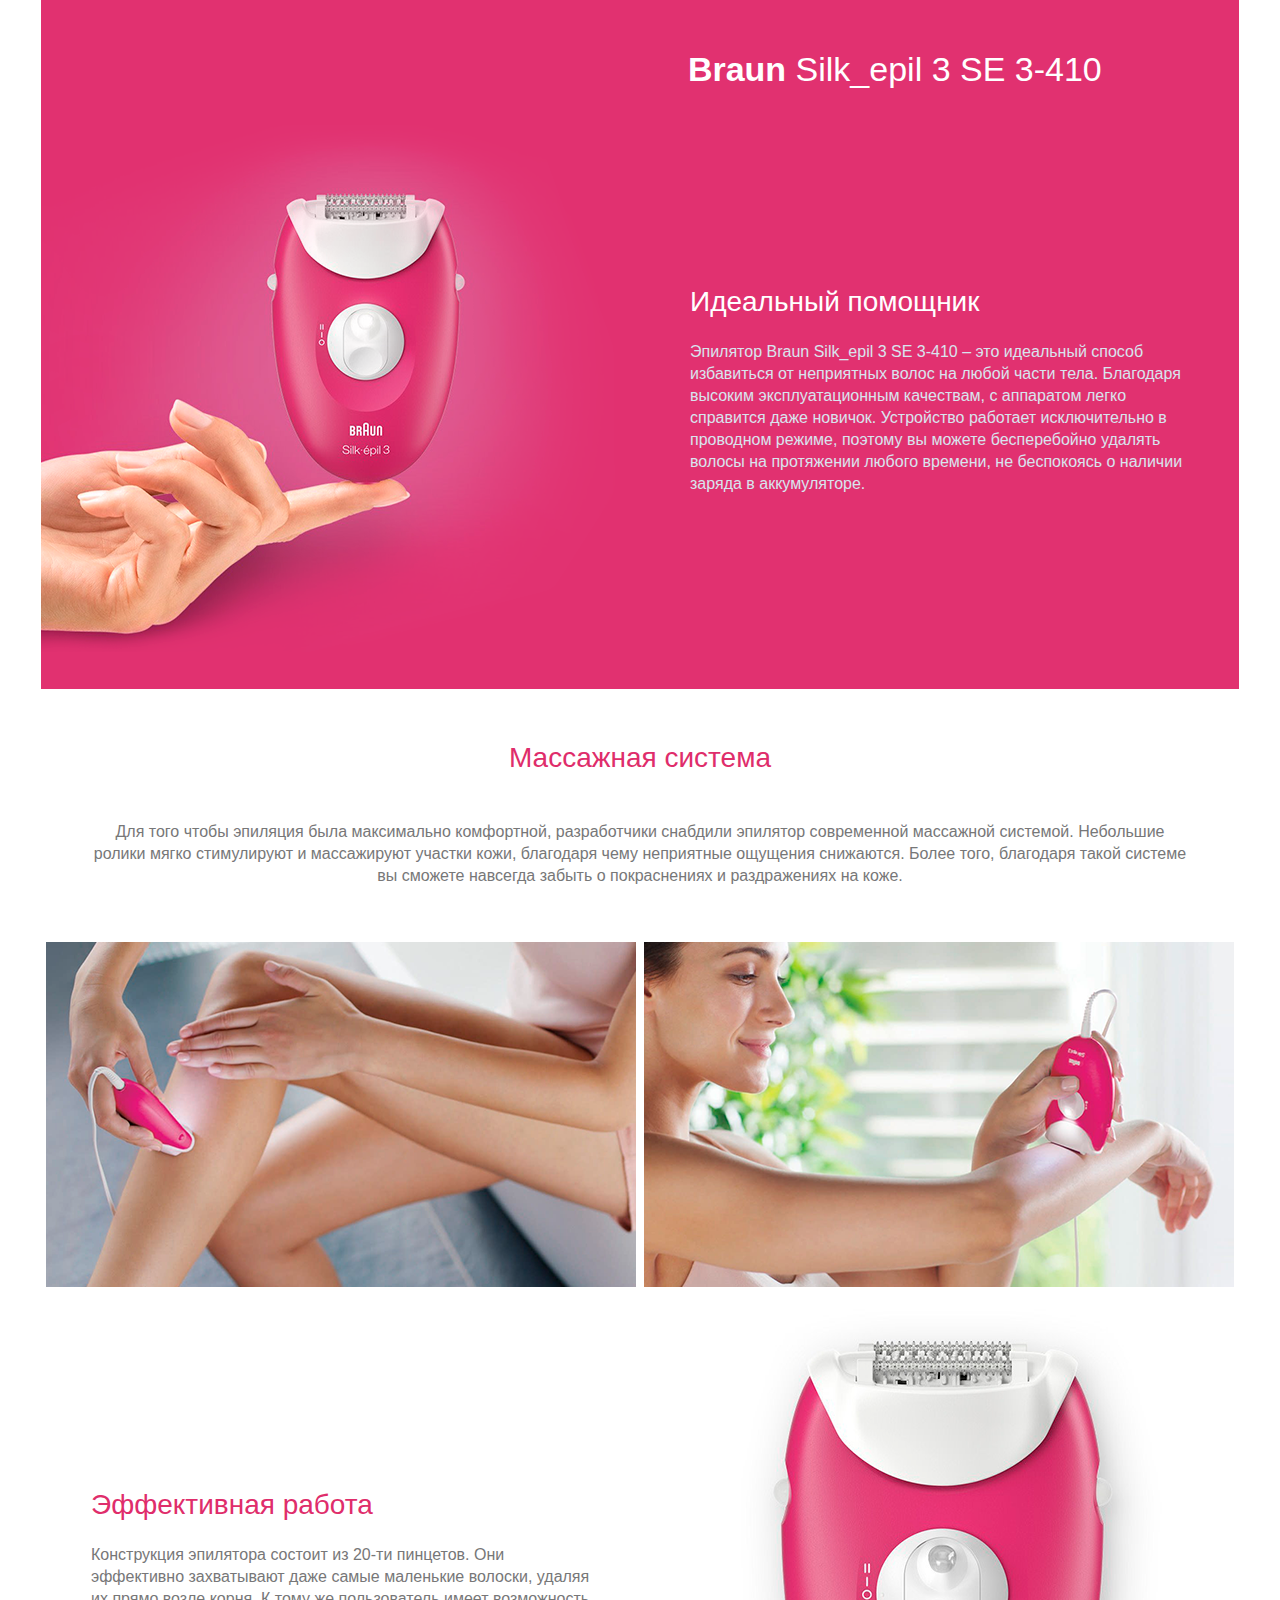
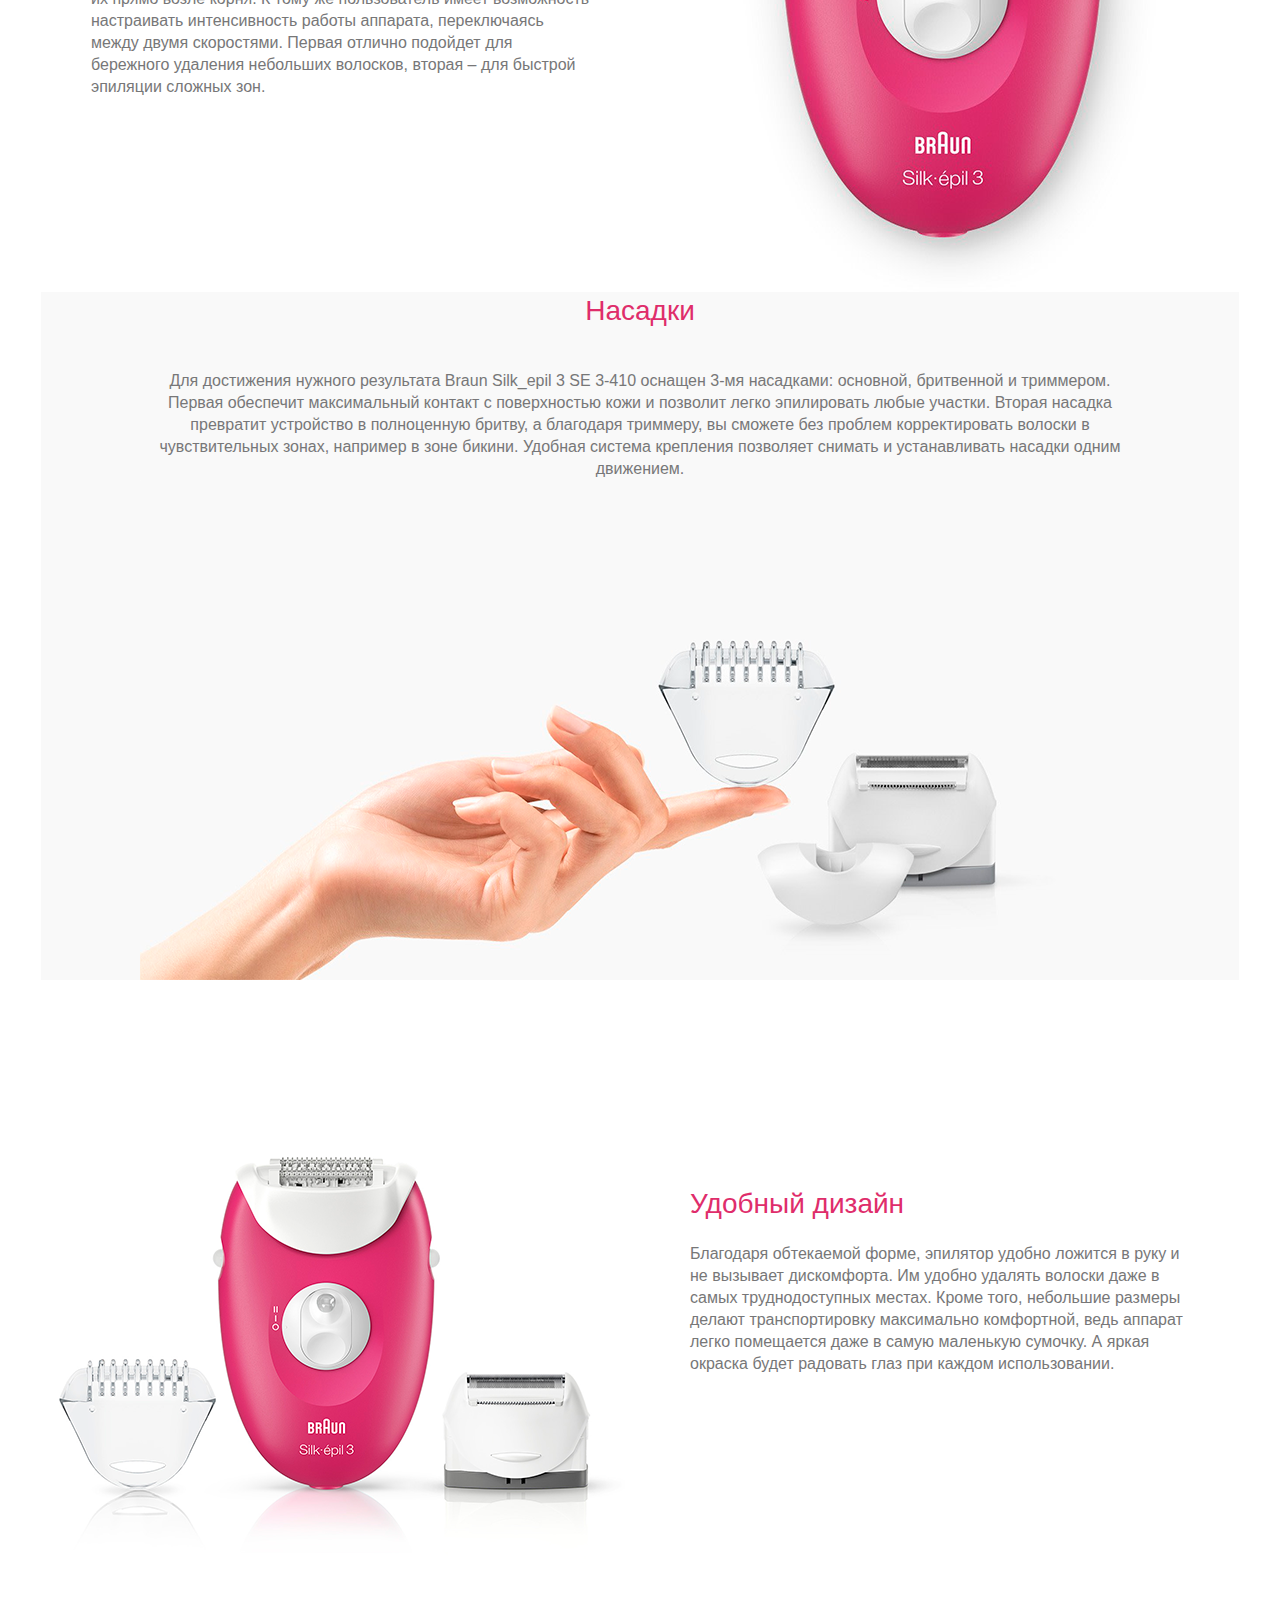
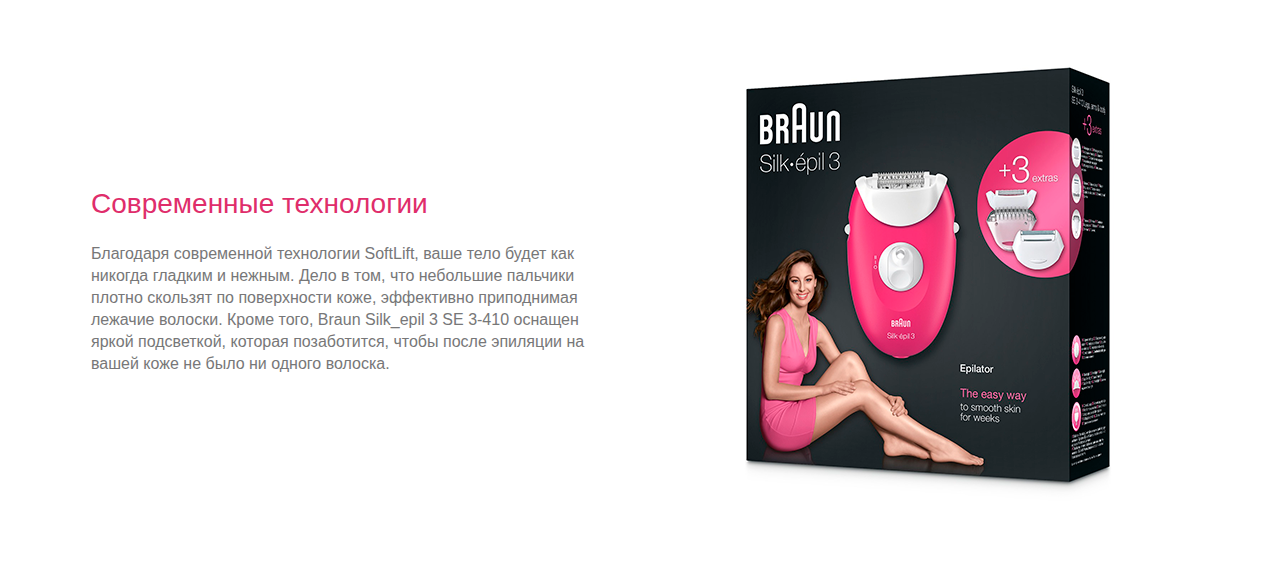
<file: index.html>
<!DOCTYPE html>
<html>
<head>
	<meta charset="utf-8">
	<meta name="viewport" content="width=device-width, initial-scale=1.0">
		<title>Braun Silk_epil 3 SE 3-410</title>
	<link rel="stylesheet" href="styles/main.css">
</head>
<body class="flex">
<div class="l-container">
			<div class="l-section l-column color-background-first">
			<div class="l-half"></div>
			<div class="l-half">
					<h3 class="l-main-title l-main-title-color text-left bold-p">
						<span>Braun</span> Silk_epil 3 SE 3-410</h3>
		   </div>
           </div>
			<div class="l-section l-section-reverse color-background-first">
				<div class="l-half l-center-start">
					<img class="l-img l-img-witdh-fifty" src="./icons/1.png" alt="">
				</div>
				<div class="l-half">
					<div class="l-description">
						<h3 class="l-title text-left l-title-color">Идеальный помощник</h3>
						<p class="l-paragraph l-paragraph-left first-paragraph-color">Эпилятор Braun Silk_epil 3 SE 3-410 – это идеальный способ избавиться от неприятных волос на любой части тела. Благодаря высоким эксплуатационным качествам, с аппаратом легко справится даже новичок. Устройство работает исключительно в проводном режиме, поэтому вы можете бесперебойно удалять волосы на протяжении любого времени, не беспокоясь о наличии заряда в аккумуляторе.</p>
					</div>
				</div>
			</div>
			
			<div class="l-section color-background-grad">
				<div class="l-description pad-c">
					<h3 class="l-title text-center title-color-pink">Массажная система</h3>
					<p class="l-paragraph text-center paragraph-color-gray">Для того чтобы эпиляция была максимально комфортной, разработчики снабдили эпилятор современной массажной системой. Небольшие ролики мягко стимулируют и массажируют участки кожи, благодаря чему неприятные ощущения снижаются. Более того, благодаря такой системе вы сможете навсегда забыть о покраснениях и раздражениях на коже.</p>
				</div>
			</div>
			<div class="l-section l-column">
				<div class="l-half l-center">
					<img class="l-img l-img-witdh-fifty" src="./icons/2.png" alt="">
				</div>
				<div class="l-half l-center">
					<img class="l-img l-img-witdh-fifty" src="./icons/3.png" alt="">
				</div>
			</div>
			
			<div class="l-section l-column">
				<div class="l-half">
					<div class="l-description">
						<h3 class="l-title text-left title-color-pink">Эффективная работа</h3>
						<p class="l-paragraph l-paragraph-left paragraph-color-gray">Конструкция эпилятора состоит из 20-ти пинцетов. Они эффективно захватывают даже самые маленькие волоски, удаляя их прямо возле корня. К тому же пользователь имеет возможность настраивать интенсивность работы аппарата, переключаясь между двумя скоростями. Первая отлично подойдет для бережного удаления небольших волосков, вторая – для быстрой эпиляции сложных зон.</p>
					</div>
				</div>
				<div class="l-half l-center">
					<img class="l-img l-img-witdh-fifty" src="./icons/4.png" alt="">
				</div>
			</div>
			
			<div class="l-section color-background-second">
				<div class="l-description">
					<h3 class="l-title text-center title-color-pink">Насадки</h3>
					<p class="l-paragraph text-center paragraph-color-gray">Для достижения нужного результата Braun Silk_epil 3 SE 3-410 оснащен 3-мя насадками: основной, бритвенной и триммером. Первая обеспечит максимальный контакт с поверхностью кожи и позволит легко эпилировать любые участки. Вторая насадка превратит устройство в полноценную бритву, а благодаря триммеру, вы сможете без проблем корректировать волоски в чувствительных зонах, например в зоне бикини. Удобная система крепления позволяет снимать и устанавливать насадки одним движением.</p>
			</div>
			</div>
			<div class="l-section l-column l-center color-background-second">
					<img class="l-img l-img-witdh-fifty" src="./icons/5.png" alt="">
			</div>
			<div class="l-section l-section-reverse">
				<div class="l-half l-center">
					<img class="l-img l-img-witdh-fifty" src="./icons/6.png" alt="">
				</div>
				<div class="l-half">
					<div class="l-description">
						<h3 class="l-title text-left title-color-pink">Удобный дизайн</h3>
						<p class="l-paragraph l-paragraph-left paragraph-color-gray">Благодаря обтекаемой форме, эпилятор удобно ложится в руку и не вызывает дискомфорта. Им удобно удалять волоски даже в самых труднодоступных местах. Кроме того, небольшие размеры делают транспортировку максимально комфортной, ведь аппарат легко помещается даже в самую маленькую сумочку. А яркая окраска будет радовать глаз при каждом использовании.</p>
					</div>
				</div>
			</div>
			<div class="l-section l-column">
				<div class="l-half">
					<div class="l-description">
						<h3 class="l-title text-left title-color-pink">Современные технологии</h3>
						<p class="l-paragraph l-paragraph-left paragraph-color-gray">Благодаря современной технологии SoftLift, ваше тело будет как никогда гладким и нежным. Дело в том, что небольшие пальчики плотно скользят по поверхности коже, эффективно приподнимая лежачие волоски. Кроме того, Braun Silk_epil 3 SE 3-410 оснащен яркой подсветкой, которая позаботится, чтобы после эпиляции на вашей коже не было ни одного волоска.</p>
					</div>
				</div>
				<div class="l-half l-center">
					<img class="l-img l-img-witdh-fifty" src="./icons/7.png" alt="">
				</div>
			</div>
</div>
</body>
</html>
</file>
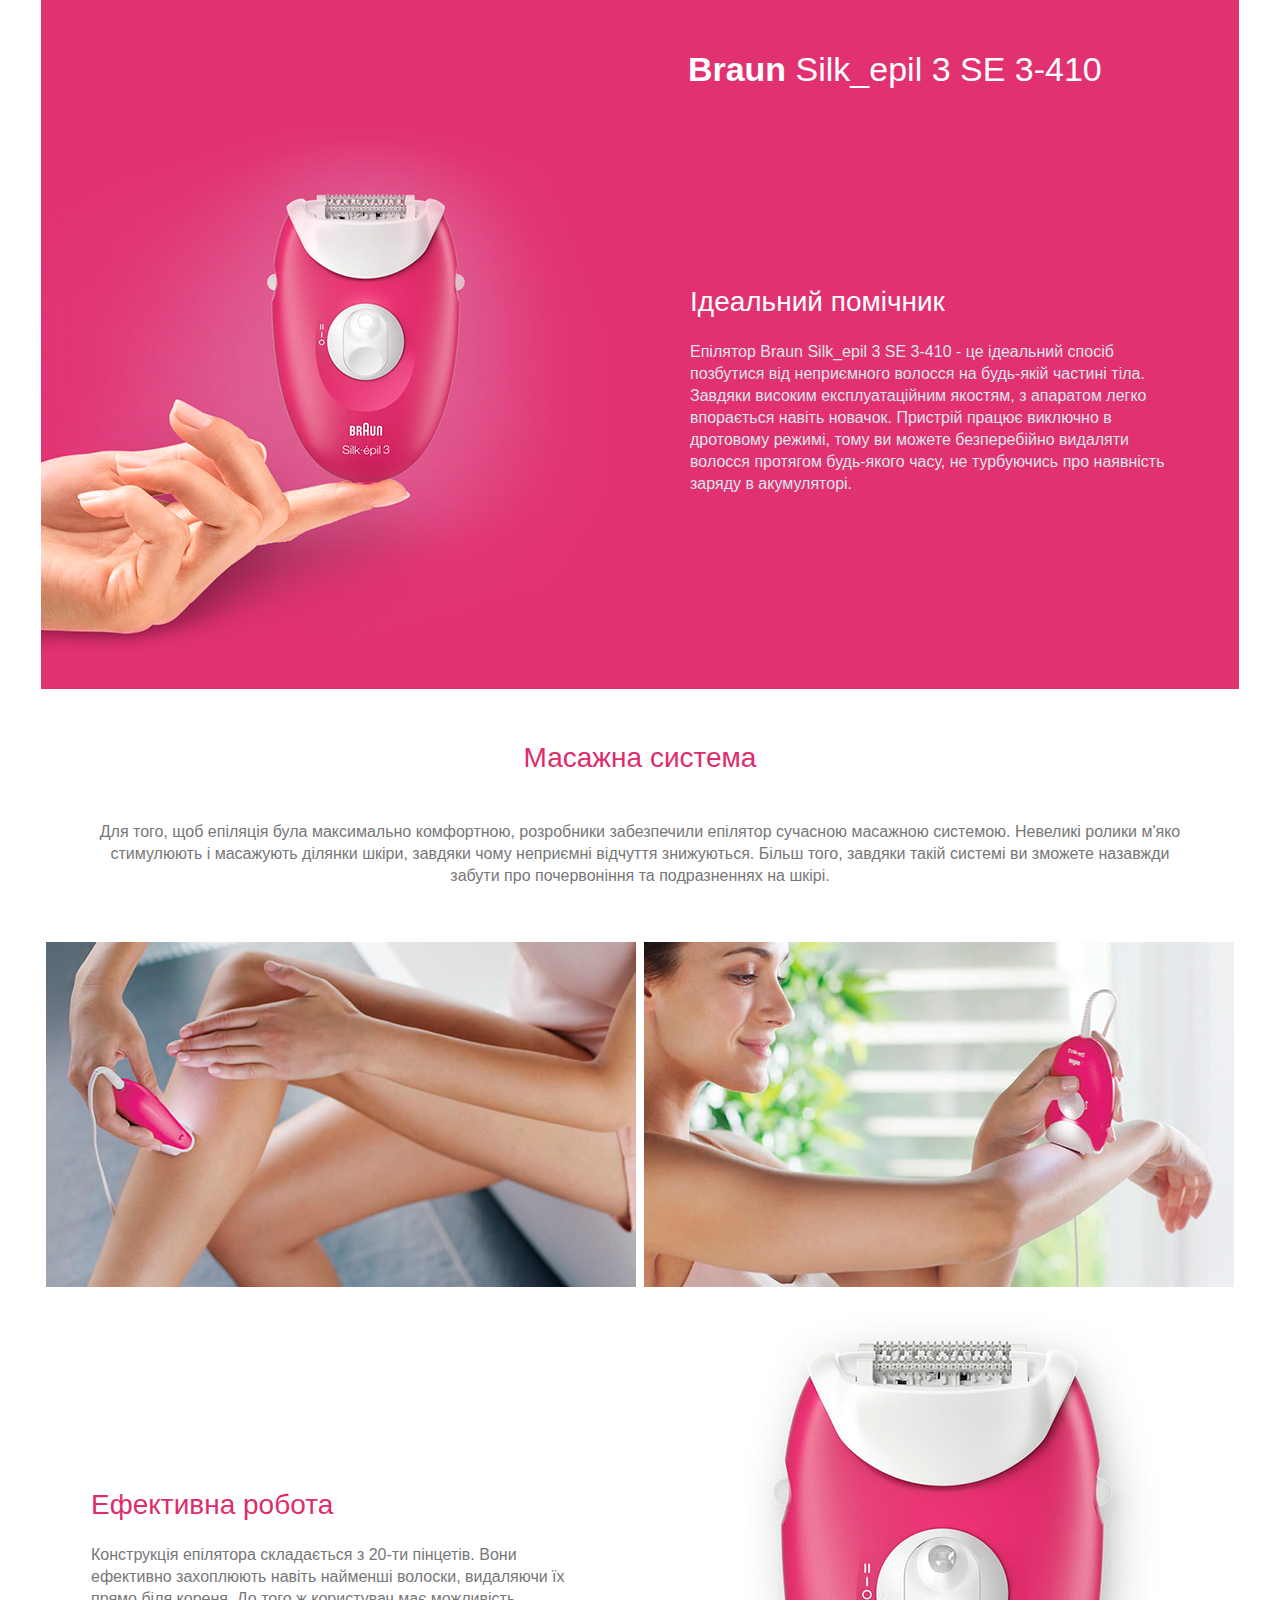
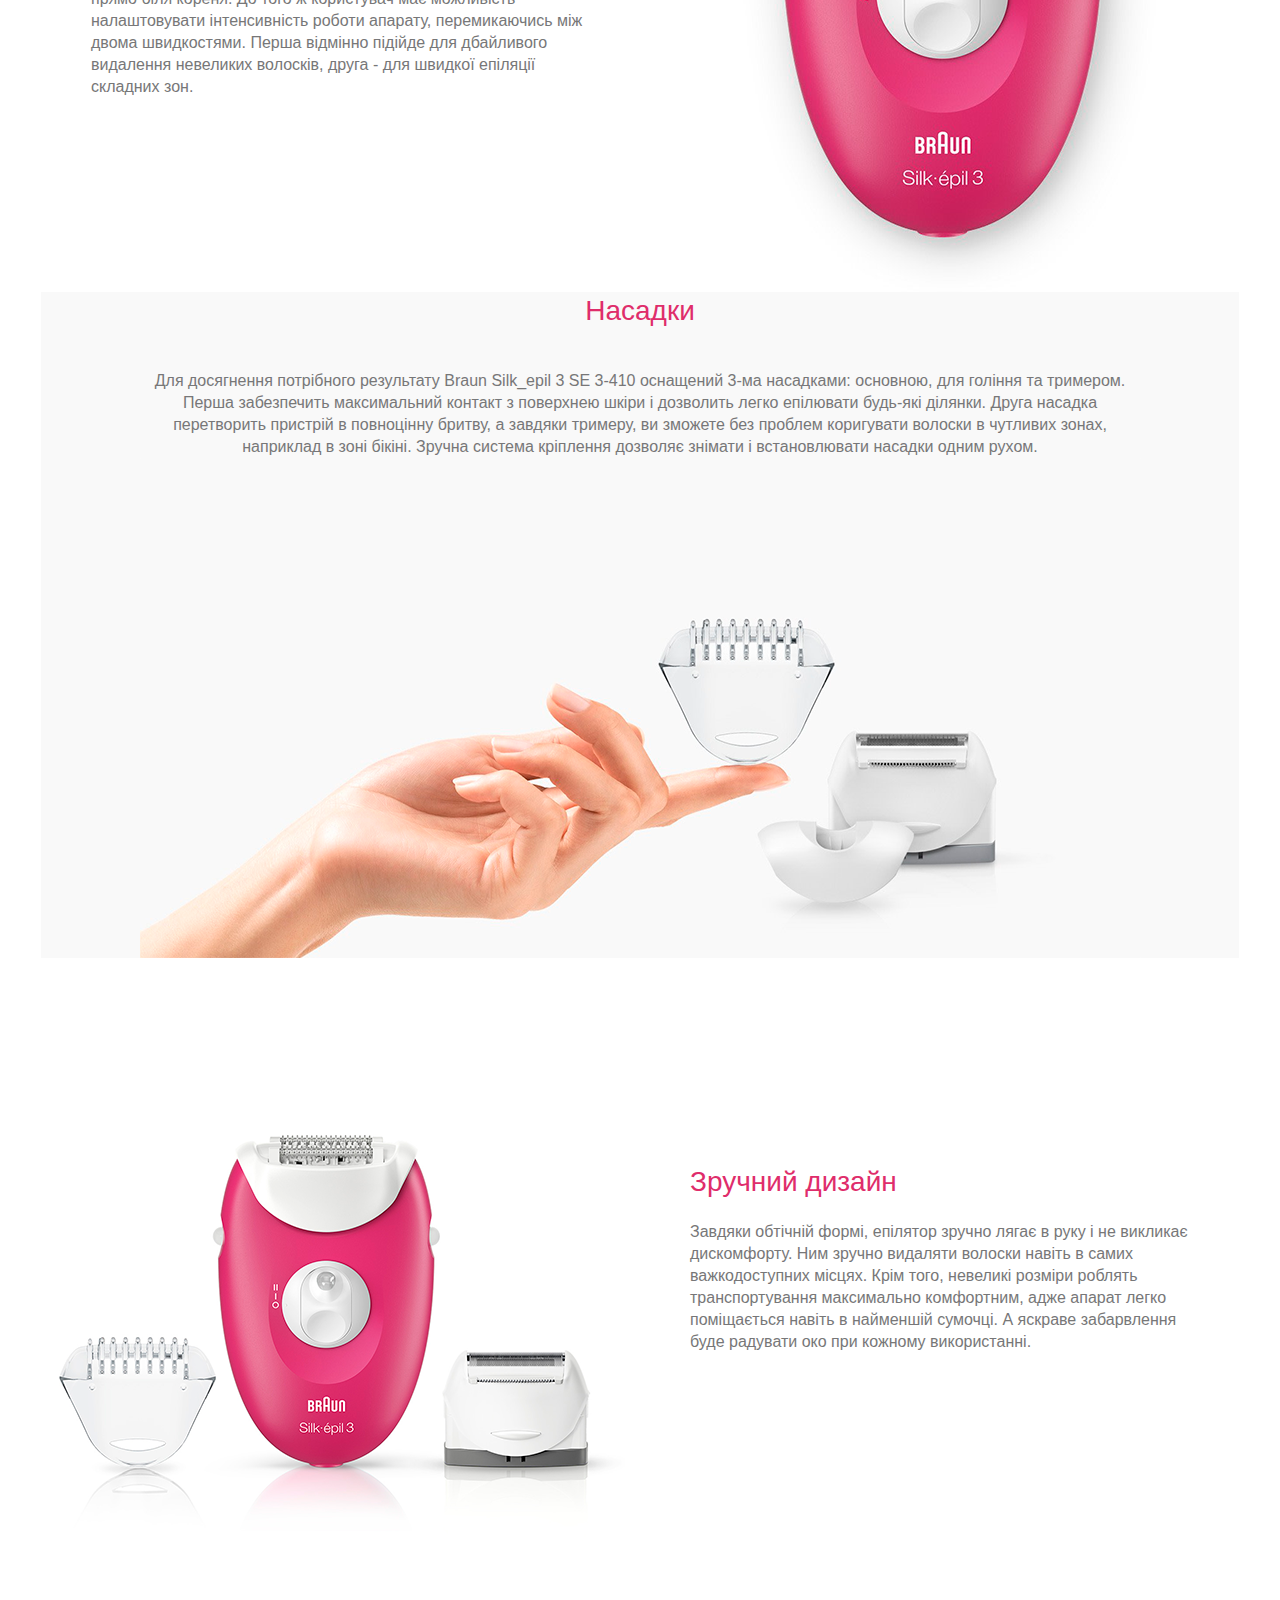
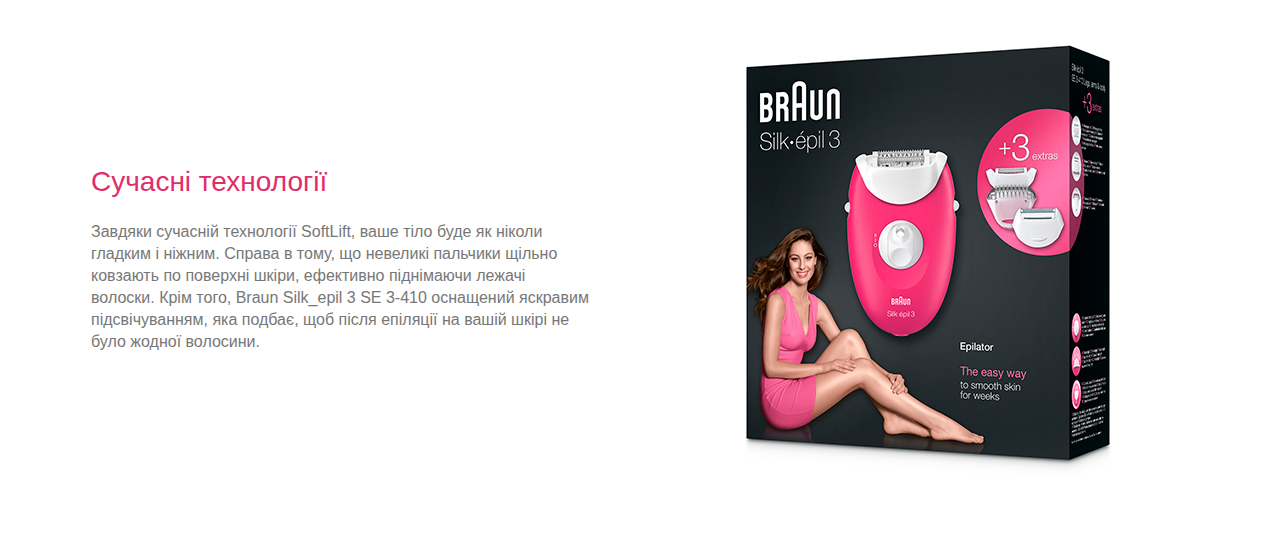
<file: indexUA.html>
<!DOCTYPE html>
<html>
<head>
	<meta charset="utf-8">
	<meta name="viewport" content="width=device-width, initial-scale=1.0">
		<title>Braun Silk_epil 3 SE 3-410</title>
	<link rel="stylesheet" href="styles/main.css">
</head>
<body class="flex">
<div class="l-container">
			<div class="l-section l-column color-background-first">
			<div class="l-half"></div>
			<div class="l-half">
					<h3 class="l-main-title l-main-title-color text-left bold-p">
						<span>Braun</span> Silk_epil 3 SE 3-410</h3>
		   </div>
           </div>
			<div class="l-section l-section-reverse color-background-first">
				<div class="l-half l-center-start">
					<img class="l-img l-img-witdh-fifty" src="./icons/1.png" alt="">
				</div>
				<div class="l-half">
					<div class="l-description">
						<h3 class="l-title text-left l-title-color">Ідеальний помічник</h3>
						<p class="l-paragraph l-paragraph-left first-paragraph-color">Епілятор Braun Silk_epil 3 SE 3-410 - це ідеальний спосіб позбутися від неприємного волосся на будь-якій частині тіла. Завдяки високим експлуатаційним якостям, з апаратом легко впорається навіть новачок. Пристрій працює виключно в дротовому режимі, тому ви можете безперебійно видаляти волосся протягом будь-якого часу, не турбуючись про наявність заряду в акумуляторі.</p>
					</div>
				</div>
			</div>
			
			<div class="l-section color-background-grad">
				<div class="l-description pad-c">
					<h3 class="l-title text-center title-color-pink">Масажна система</h3>
					<p class="l-paragraph text-center paragraph-color-gray">Для того, щоб епіляція була максимально комфортною, розробники забезпечили епілятор сучасною масажною системою. Невеликі ролики м'яко стимулюють і масажують ділянки шкіри, завдяки чому неприємні відчуття знижуються. Більш того, завдяки такій системі ви зможете назавжди забути про почервоніння та подразненнях на шкірі.</p>
				</div>
			</div>
			<div class="l-section l-column">
				<div class="l-half l-center">
					<img class="l-img l-img-witdh-fifty" src="./icons/2.png" alt="">
				</div>
				<div class="l-half l-center">
					<img class="l-img l-img-witdh-fifty" src="./icons/3.png" alt="">
				</div>
			</div>
			
			<div class="l-section l-column">
				<div class="l-half">
					<div class="l-description">
						<h3 class="l-title text-left title-color-pink">Ефективна робота</h3>
						<p class="l-paragraph l-paragraph-left paragraph-color-gray">Конструкція епілятора складається з 20-ти пінцетів. Вони ефективно захоплюють навіть найменші волоски, видаляючи їх прямо біля кореня. До того ж користувач має можливість налаштовувати інтенсивність роботи апарату, перемикаючись між двома швидкостями. Перша відмінно підійде для дбайливого видалення невеликих волосків, друга - для швидкої епіляції складних зон.</p>
					</div>
				</div>
				<div class="l-half l-center">
					<img class="l-img l-img-witdh-fifty" src="./icons/4.png" alt="">
				</div>
			</div>
			
			<div class="l-section color-background-second">
				<div class="l-description">
					<h3 class="l-title text-center title-color-pink">Насадки</h3>
					<p class="l-paragraph text-center paragraph-color-gray">Для досягнення потрібного результату Braun Silk_epil 3 SE 3-410 оснащений 3-ма насадками: основною, для гоління та тримером. Перша забезпечить максимальний контакт з поверхнею шкіри і дозволить легко епілювати будь-які ділянки. Друга насадка перетворить пристрій в повноцінну бритву, а завдяки тримеру, ви зможете без проблем коригувати волоски в чутливих зонах, наприклад в зоні бікіні. Зручна система кріплення дозволяє знімати і встановлювати насадки одним рухом.</p>
			</div>
			</div>
			<div class="l-section l-column l-center color-background-second">
					<img class="l-img l-img-witdh-fifty" src="./icons/5.png" alt="">
			</div>
			<div class="l-section l-section-reverse">
				<div class="l-half l-center">
					<img class="l-img l-img-witdh-fifty" src="./icons/6.png" alt="">
				</div>
				<div class="l-half">
					<div class="l-description">
						<h3 class="l-title text-left title-color-pink">Зручний дизайн</h3>
						<p class="l-paragraph l-paragraph-left paragraph-color-gray">Завдяки обтічній формі, епілятор зручно лягає в руку і не викликає дискомфорту. Ним зручно видаляти волоски навіть в самих важкодоступних місцях. Крім того, невеликі розміри роблять транспортування максимально комфортним, адже апарат легко поміщається навіть в найменшій сумочці. А яскраве забарвлення буде радувати око при кожному використанні.</p>
					</div>
				</div>
			</div>
			<div class="l-section l-column">
				<div class="l-half">
					<div class="l-description">
						<h3 class="l-title text-left title-color-pink">Сучасні технології</h3>
						<p class="l-paragraph l-paragraph-left paragraph-color-gray">Завдяки сучасній технології SoftLift, ваше тіло буде як ніколи гладким і ніжним. Справа в тому, що невеликі пальчики щільно ковзають по поверхні шкіри, ефективно піднімаючи лежачі волоски. Крім того, Braun Silk_epil 3 SE 3-410 оснащений яскравим підсвічуванням, яка подбає, щоб після епіляції на вашій шкірі не було жодної волосини.</p>
					</div>
				</div>
				<div class="l-half l-center">
					<img class="l-img l-img-witdh-fifty" src="./icons/7.png" alt="">
				</div>
			</div>
</div>
</body>
</html>
</file>
<file: styles/main.css>
body {
  font-family: Arial, Helvetica, sans-serif;
  margin: 0;
}

.tab .content.description-content {
  padding-right: 0px !important;
}

.tab .content {
  padding: 0px !important;
}

.l-container {
  max-width: 1198px;
  background-color: #fff;
  overflow: hidden;
}

.l-section {
  width: 100%;
  display: flex;
}
@media screen and (max-width: 768px) {
  .l-section {
    max-height: none;
    height: auto;
  }
}

.l-color-background-one {
  background-color: #020002;
}

.l-color-background-two {
  background-color: #000;
}

.l-color-background-three {
  background-color: #ffc4c0;
}

.l-color-background-four {
  background-color: #020202;
}

.l-color-background-five {
  background-color: #ebebeb;
}

.l-color-background-six {
  background: linear-gradient(180deg, #f1fbfd 25%, white 44%);
}

.l-color-background-seven {
  background-color: #f1fbfd;
}

.l-color-background-eight {
  background-color: #dde8fb;
}

.l-color-background-ten {
  background-color: #523a1e;
}

.main-color-custom {
  color: #ffdd11;
}

.l-half {
  width: 50%;
}
@media screen and (max-width: 768px) {
  .l-half {
    width: 100%;
    height: 50%;
  }
}

.logo-title-wrapper {
  display: flex;
  align-items: center;
  padding-top: 8.35%;
  padding-left: 8.35%;
}
@media screen and (max-width: 768px) {
  .logo-title-wrapper {
    justify-content: center;
    padding-left: 8.35%;
    padding-right: 8.35%;
  }
}
@media screen and (max-width: 480px) {
  .logo-title-wrapper {
    flex-direction: column;
  }
}

.l-logo {
  margin-right: 30px;
}

.l-main-title {
  font-size: 34px !important;
  font-weight: bold;
  padding: 0;
  margin: 0;
  flex: 1;
}
@media screen and (max-width: 768px) {
  .l-main-title {
    text-align: center;
    padding-bottom: 2.61%;
    padding-top: 2.61%;
    flex: 1;
  }
}
@media screen and (max-width: 480px) {
  .l-main-title {
    flex: 0;
    font-size: 28px !important;
  }
}

.l-main-title-color {
  color: #fff !important;
}

.l-description {
  box-sizing: border-box;
  display: flex;
  align-items: center;
  justify-content: center;
  flex-direction: column;
  padding: 0 8.35%;
  height: 100%;
}
@media screen and (max-width: 768px) {
  .l-description {
    text-align: center;
  }
}

.ul-center {
  text-align: left;
  list-style: disc;
  color: #000;
  padding: 0;
  padding-left: 17px;
  font-size: 16px !important;
}
@media screen and (max-width: 768px) {
  .ul-center {
    list-style: none;
    text-align: center;
    font-size: 14px !important;
  }
}

.li-margin {
  margin-bottom: 4px;
}
.li-margin:last-child {
  margin-bottom: 0;
}

.l-description-color {
  color: #fff;
}

.l-description-intro {
  height: 75%;
}

.l-title {
  font-size: 28px !important;
  padding: 0 !important;
  margin: 0;
  margin-bottom: 4.01% !important;
  font-weight: normal;
  line-height: 38px;
  color: #000 !important;
  width: 100%;
  text-align: start;
}
@media screen and (max-width: 768px) {
  .l-title {
    margin-top: 20px !important;
    text-align: center;
  }
}
@media screen and (max-width: 480px) {
  .l-title {
    font-size: 24px !important;
  }
}

.l-title-h4 {
  font-size: 22px !important;
}

.l-title-color {
  color: #fff !important;
}

.l-title-gradient {
  text-transform: uppercase;
  background: linear-gradient(-225deg, #da0f23 20%, #56439d 41%, #2656ca 143%, #2656ca);
  background: linear-gradient(-250deg, #da0f23 37%, #56439d 75%, #eabafd 245%, #2656ca);
  -webkit-background-clip: text;
          background-clip: text;
  -webkit-text-fill-color: transparent;
}

.l-paragraph {
  font-size: 16px;
  line-height: 22px;
  padding: 0;
  margin: 0;
  color: #000 !important;
}
@media screen and (max-width: 768px) {
  .l-paragraph {
    margin-bottom: 30px;
  }
}
@media screen and (max-width: 480px) {
  .l-paragraph {
    font-size: 14px;
  }
}

.l-paragraph-color {
  color: #fff !important;
}

.l-img {
  max-width: 100%;
  object-fit: cover;
}

.l-img-padding {
  box-sizing: border-box;
  padding-bottom: 30px;
  padding-top: 30px;
}
@media screen and (max-width: 768px) {
  .l-img-padding {
    padding-top: 0;
  }
}

.l-img-padding2 {
  box-sizing: border-box;
  padding-bottom: 30px;
  padding-top: 30px;
}

.l-img-pb {
  box-sizing: border-box;
  padding-bottom: 30px;
}

.l-img-pt {
  box-sizing: border-box;
  padding-top: 30px;
}
@media screen and (max-width: 768px) {
  .l-img-pt {
    padding-top: 0;
  }
}

@media screen and (max-width: 768px) {
  .l-img-witdh-fifty {
    width: 55%;
  }
}

@media screen and (max-width: 768px) {
  .l-img-witdh-fifty2 {
    width: 80%;
  }
}

@media screen and (max-width: 768px) {
  .l-img-witdh-ohf {
    max-width: none;
    width: 130%;
  }
}

@media screen and (max-width: 768px) {
  .l-img-custom {
    margin-right: -22.1%;
  }
}
@media screen and (max-width: 480px) {
  .l-img-custom {
    margin-right: 0;
  }
}

.l-img-witdh {
  width: 50%;
}

.l-img-wrapper {
  display: flex;
  flex-wrap: wrap;
  margin-bottom: 8.35%;
}

.l-center {
  display: flex;
  align-items: center;
  justify-content: center;
}
@media screen and (max-width: 768px) {
  .l-center img {
    height: auto;
  }
}

.text-center {
  text-align: center;
}

.l-title-center {
  text-align: center;
  margin-top: 2.01% !important;
  margin-bottom: 2.01% !important;
}

.l-paragraph-center {
  text-align: center;
  padding: 0 8.35%;
  margin-bottom: 2.01%;
}

.l-flex {
  display: flex;
  flex-direction: column;
}

.l-relative {
  position: relative;
}

@media screen and (max-width: 768px) {
  .l-section-reverse {
    flex-direction: column-reverse;
  }
}

@media screen and (max-width: 768px) {
  .l-column {
    display: flex;
    flex-direction: column;
  }
}

.flex {
  display: flex;
  justify-content: center;
  background-color: #fff;
}

.color-background-second {
  background-color: #F9F9F9;
}

.color-background-first {
  background: #E13170;
}

.l-main-title > span {
  font-weight: bold;
}

.bold-p {
  font-weight: normal;
  padding-top: 50px;
  padding-left: 8%;
}
@media screen and (max-width: 768px) {
  .bold-p {
    padding-left: 0px;
  }
}
@media screen and (max-width: 480px) {
  .bold-p {
    padding-left: 0px;
    margin-left: auto;
    margin-right: auto;
  }
}

.first-paragraph-color {
  color: #D8E4EE !important;
}

.pad-c {
  padding-top: 50px;
  padding-bottom: 50px;
  padding-right: 4%;
  padding-left: 4%;
}
@media screen and (max-width: 768px) {
  .pad-c {
    padding-top: 0px;
    padding-bottom: 0px;
  }
}
@media screen and (max-width: 480px) {
  .pad-c {
    padding-top: 0px;
    padding-bottom: 0px;
  }
}

.title-color-pink {
  color: #DF2D6B !important;
}

.paragraph-color-gray {
  color: #777778 !important;
}

.l-center-start {
  display: flex;
  align-items: center;
  justify-content: flex-start;
}
</file>
